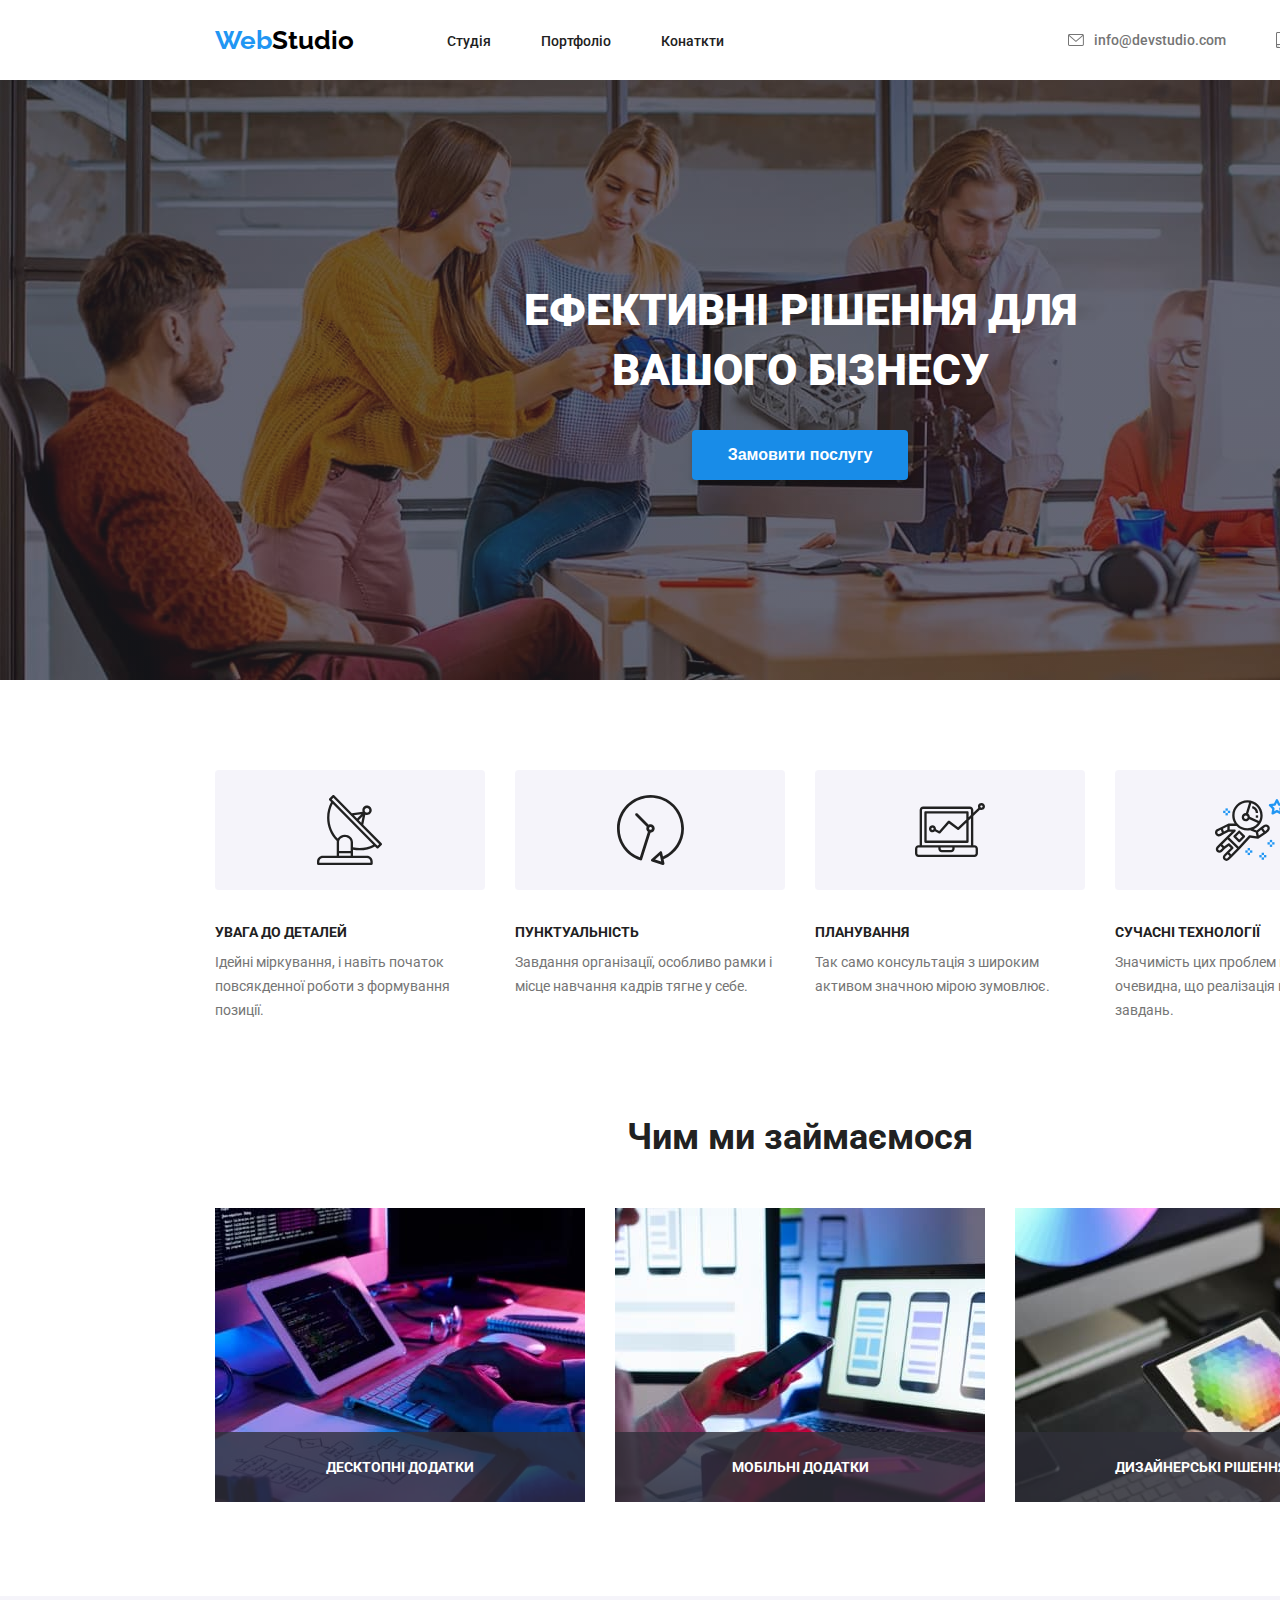
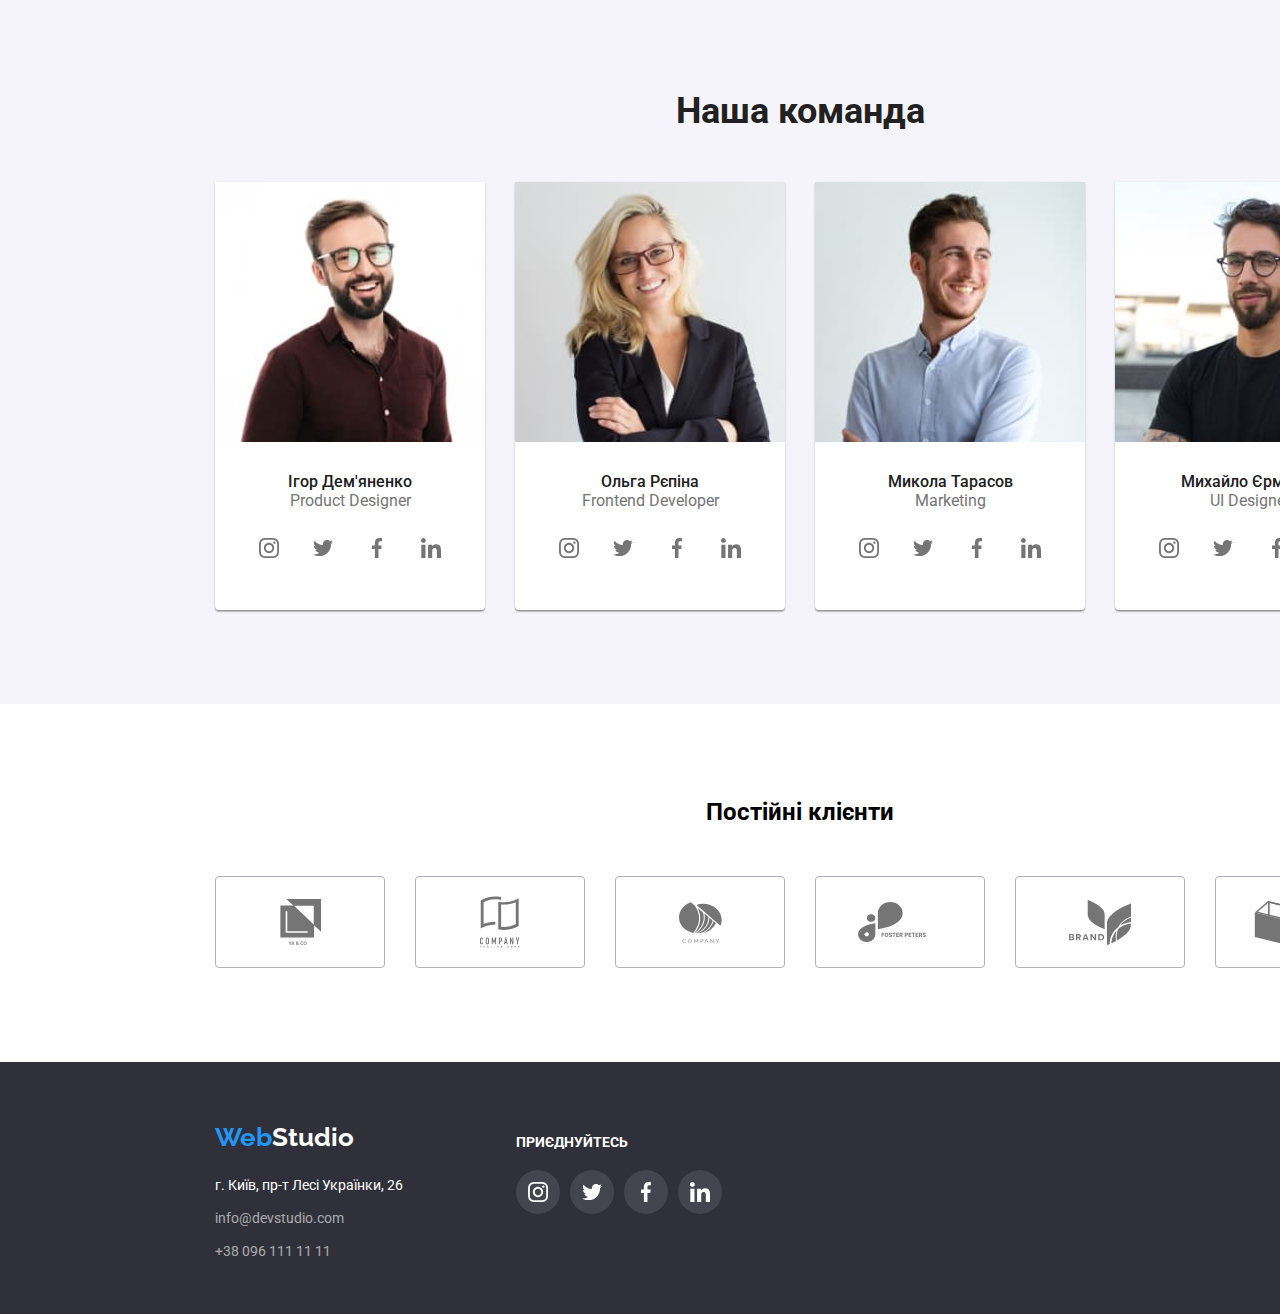
<file: index.html>
<!DOCTYPE html>
<html lang="ua">
  <head>
    <meta charset="UTF-8" />
    <meta http-equiv="X-UA-Compatible" content="IE=edge" />
    <meta name="viewport" content="width=device-width, initial-scale=1.0" />
    <title>WebStudio</title>
    <link rel="preconnect" href="https://fonts.googleapis.com" />
    <link rel="preconnect" href="https://fonts.gstatic.com" crossorigin />
    <link
      href="https://fonts.googleapis.com/css2?family=Raleway:ital,wght@0,700;1,700&family=Roboto:wght@400;500;700;900&display=swap"
      rel="stylesheet"
    />
    <link rel="stylesheet" href="./css/style.css" />
    <link rel="stylesheet" href="./css/normalize.css" />
  </head>
  <body>
    <header class="header">
      <div class="container header-flex">
        <a href="index.html" class="header-logo">
          <span class="accent-blue">Web</span
          ><span class="accent-black">Studio</span></a
        >
        <nav class="header-nav">
          <ul class="header-nav-list">
            <li class="header-nav-item">
              <a href="./index.html" class="header-nav-link">Студія</a>
            </li>
            <li class="header-nav-item">
              <a href="./portfolio.html" class="header-nav-link">Портфоліо</a>
            </li>
            <li class="header-nav-item">
              <a href="" class="header-nav-link">Конаткти</a>
            </li>
          </ul>
        </nav>
        <ul class="header-contact-list">
          <li class="header-contact-item">
            <a href="mailto:info@devstudio.com" class="contact-link active"
              ><svg class="contact-icon envelope">
                <use href="./img/sprite.svg#envelope"></use>
              </svg>
              info@devstudio.com</a
            >
          </li>
          <li class="header-contact-item bib">
            <a href="tel:+380961111111" class="contact-link">
              <svg class="contact-icon smartphone">
                <use href="./img/sprite.svg#smartphone"></use>
              </svg>
              +38 096 111 11 11</a
            >
          </li>
        </ul>
      </div>
    </header>

    <main>
      <section class="hero">
        <div class="container hero-flex">
          <h1 class="hero-title">
            Ефективні рішення для<br />
            вашого бізнесу
          </h1>
          <button type="button" class="hero-btn">Замовити послугу</button>
        </div>
      </section>
      <section class="advantage">
        <div class="container advantage-flex">
          <ul class="advantage-list">
            <li class="advantage-item details">
              <h3 class="advantage-title">УВАГА ДО ДЕТАЛЕЙ</h3>
              <p class="advantage-subtitle">
                Ідейні міркування, і навіть початок повсякденної роботи з
                формування позиції.
              </p>
            </li>
            <li class="advantage-item punctuality">
              <h3 class="advantage-title">ПУНКТУАЛЬНІСТЬ</h3>
              <p class="advantage-subtitle">
                Завдання організації, особливо рамки і місце навчання кадрів
                тягне у себе.
              </p>
            </li>
            <li class="advantage-item planning">
              <h3 class="advantage-title">ПЛАНУВАННЯ</h3>
              <p class="advantage-subtitle">
                Так само консультація з широким активом значною мірою зумовлює.
              </p>
            </li>
            <li class="advantage-item technologies">
              <h3 class="advantage-title">СУЧАСНІ ТЕХНОЛОГІЇ</h3>
              <p class="advantage-subtitle">
                Значимість цих проблем настільки очевидна, що реалізація
                планових завдань.
              </p>
            </li>
          </ul>
        </div>
      </section>

      <section class="about">
        <div class="container about-flex">
          <h2 class="about-title">Чим ми займаємося</h2>
          <ul class="about-list">
            <li class="about-list-item">
              <img
                class="about-list-img"
                src="./img/studio-img/ipad.jpg"
                alt="1"
              />
              <div class="title-container">
                <p class="about-list-title">Десктопні додатки</p>
              </div>
            </li>
            <li class="about-list-item">
              <img
                class="about-list-img"
                src="./img/studio-img/phones.jpg"
                alt="2"
              />
              <div class="title-container">
                <p class="about-list-title">Мобільні додатки</p>
              </div>
            </li>
            <li class="about-list-item">
              <img
                class="about-list-img"
                src="./img/studio-img/mozaika.jpg"
                alt="3"
              />
              <div class="title-container">
                <p class="about-list-title">Дизайнерські рішення</p>
              </div>
            </li>
          </ul>
        </div>
      </section>

      <section class="team">
        <div class="container team-flex">
          <h2 class="team-title">Наша команда</h2>
          <ul class="team-list">
            <li class="team-list-item">
              <img
                class="team-list-img"
                src="./img/studio-img/igorik.jpg"
                alt="Ігор Дем'яненко"
              />

              <h3 class="team-subtitle">Ігор Дем'яненко</h3>
              <p class="team-text">Product Designer</p>
              <ul class="team-link-list">
                <li class="team-icon-item">
                  <a href="" class="link-icon">
                    <svg class="instagram">
                      <use href="./img/sprite.svg#instagram"></use>
                    </svg>
                  </a>
                </li>
                <li class="team-icon-item">
                  <a href="" class="link-icon">
                    <svg class="twitter">
                      <use href="./img/sprite.svg#twitter"></use>
                    </svg>
                  </a>
                </li>
                <li class="team-icon-item">
                  <a href="" class="link-icon">
                    <svg class="facebook">
                      <use href="./img/sprite.svg#facebook"></use>
                    </svg>
                  </a>
                </li>
                <li class="team-icon-item">
                  <a href="" class="link-icon">
                    <svg class="linkedin">
                      <use href="./img/sprite.svg#linkedin"></use>
                    </svg>
                  </a>
                </li>
              </ul>
            </li>

            <li class="team-list-item">
              <img
                class="team-list-img"
                src="./img/studio-img/heh-woman.jpg"
                alt="Ольга Рєпіна"
              />

              <h3 class="team-subtitle">Ольга Рєпіна</h3>
              <p class="team-text">Frontend Developer</p>
              <ul class="team-link-list">
                <li class="team-icon-item">
                  <a href="" class="link-icon">
                    <svg class="instagram">
                      <use href="./img/sprite.svg#instagram"></use>
                    </svg>
                  </a>
                </li>
                <li class="team-icon-item">
                  <a href="" class="link-icon">
                    <svg class="twitter">
                      <use href="./img/sprite.svg#twitter"></use>
                    </svg>
                  </a>
                </li>
                <li class="team-icon-item">
                  <a href="" class="link-icon">
                    <svg class="facebook">
                      <use href="./img/sprite.svg#facebook"></use>
                    </svg>
                  </a>
                </li>
                <li class="team-icon-item">
                  <a href="" class="link-icon">
                    <svg class="linkedin">
                      <use href="./img/sprite.svg#linkedin"></use>
                    </svg>
                  </a>
                </li>
              </ul>
            </li>

            <li class="team-list-item">
              <img
                class="team-list-img"
                src="./img/studio-img/TARRRAS.jpg"
                alt="Микола Тарасов"
              />

              <h3 class="team-subtitle">Микола Тарасов</h3>
              <p class="team-text">Marketing</p>
              <ul class="team-link-list">
                <li class="team-icon-item">
                  <a href="" class="link-icon">
                    <svg class="instagram">
                      <use href="./img/sprite.svg#instagram"></use>
                    </svg>
                  </a>
                </li>
                <li class="team-icon-item">
                  <a href="" class="link-icon">
                    <svg class="twitter">
                      <use href="./img/sprite.svg#twitter"></use>
                    </svg>
                  </a>
                </li>
                <li class="team-icon-item">
                  <a href="" class="link-icon">
                    <svg class="facebook">
                      <use href="./img/sprite.svg#facebook"></use>
                    </svg>
                  </a>
                </li>
                <li class="team-icon-item">
                  <a href="" class="link-icon">
                    <svg class="linkedin">
                      <use href="./img/sprite.svg#linkedin"></use>
                    </svg>
                  </a>
                </li>
              </ul>
            </li>
            <li class="team-list-item">
              <img
                class="team-list-img"
                src="./img/studio-img/mishka.jpg"
                alt="Михайло Єрмаков"
              />

              <h3 class="team-subtitle">Михайло Єрмаков</h3>
              <p class="team-text">UI Designer</p>
              <ul class="team-link-list">
                <li class="team-icon-item">
                  <a href="" class="link-icon">
                    <svg class="instagram">
                      <use href="./img/sprite.svg#instagram"></use>
                    </svg>
                  </a>
                </li>
                <li class="team-icon-item">
                  <a href="" class="link-icon">
                    <svg class="twitter">
                      <use href="./img/sprite.svg#twitter"></use>
                    </svg>
                  </a>
                </li>
                <li class="team-icon-item">
                  <a href="" class="link-icon">
                    <svg class="facebook">
                      <use href="./img/sprite.svg#facebook"></use>
                    </svg>
                  </a>
                </li>
                <li class="team-icon-item">
                  <a href="" class="link-icon">
                    <svg class="linkedin">
                      <use href="./img/sprite.svg#linkedin"></use>
                    </svg>
                  </a>
                </li>
              </ul>
            </li>
          </ul>
        </div>
      </section>
      <section class="clients">
        <div class="container clients-container">
          <h2 class="clients-heading">Постійні клієнти</h2>

          <ul class="clients-list">
            <li class="clients-item">
              <svg class="clients-logo yaco">
                <use href="./img/sprite.svg#yaco"></use>
              </svg>
            </li>
            <li class="clients-item">
              <svg class="clients-logo flag">
                <use href="./img/sprite.svg#flag"></use>
              </svg>
            </li>
            <li class="clients-item">
              <svg class="clients-logo company">
                <use href="./img/sprite.svg#company"></use>
              </svg>
            </li>
            <li class="clients-item">
              <svg class="clients-logo foster">
                <use href="./img/sprite.svg#foster"></use>
              </svg>
            </li>
            <li class="clients-item">
              <svg class="clients-logo brand">
                <use href="./img/sprite.svg#brand"></use>
              </svg>
            </li>
            <li class="clients-item">
              <svg class="clients-logo tagline">
                <use href="./img/sprite.svg#tagline"></use>
              </svg>
            </li>
          </ul>
        </div>
      </section>
    </main>
    <footer class="footer">
      <div class="container footer-container">
        <div class="footer-flex">
          <a href="./index.html" class="footer-logo"
            ><span class="accent-blue">Web</span>Studio</a
          >
          <address class="footer-address">
            <ul class="footer-contact">
              <li class="footer-location">г. Київ, пр-т Лесі Українки, 26</li>
              <li class="footer-location">
                <a href="mailto:info@devstudio.com" class="footer-contact-link"
                  >info@devstudio.com</a
                >
              </li>
              <li class="footer-location">
                <a href="tel:+380961111111" class="footer-contact-link">
                  +38 096 111 11 11</a
                >
              </li>
            </ul>
          </address>
        </div>
        <div class="subscribe">
          <h3 class="subscribe-title">приєднуйтесь</h3>
          <ul class="subscribe-list">
            <li class="subscribe-list-item">
              <a href="#!" class="subscribe-list-link">
                <svg class="subscribe-list-icon instagram">
                  <use href="./img/sprite.svg#instagram"></use>
                </svg>
              </a>
            </li>
            <li class="subscribe-list-item">
              <a href="#!" class="subscribe-list-link">
                <svg class="subscribe-list-icon twitter">
                  <use href="./img/sprite.svg#twitter"></use>
                </svg>
              </a>
            </li>
            <li class="subscribe-list-item">
              <a href="#!" class="subscribe-list-link">
                <svg class="subscribe-list-icon facebook">
                  <use href="./img/sprite.svg#facebook"></use>
                </svg>
              </a>
            </li>
            <li class="subscribe-list-item">
              <a href="#!" class="subscribe-list-link">
                <svg class="subscribe-list-icon linkedin">
                  <use href="./img/sprite.svg#linkedin"></use>
                </svg>
              </a>
            </li>
          </ul>
        </div>
      </div>
    </footer>
  </body>
</html>
</file>
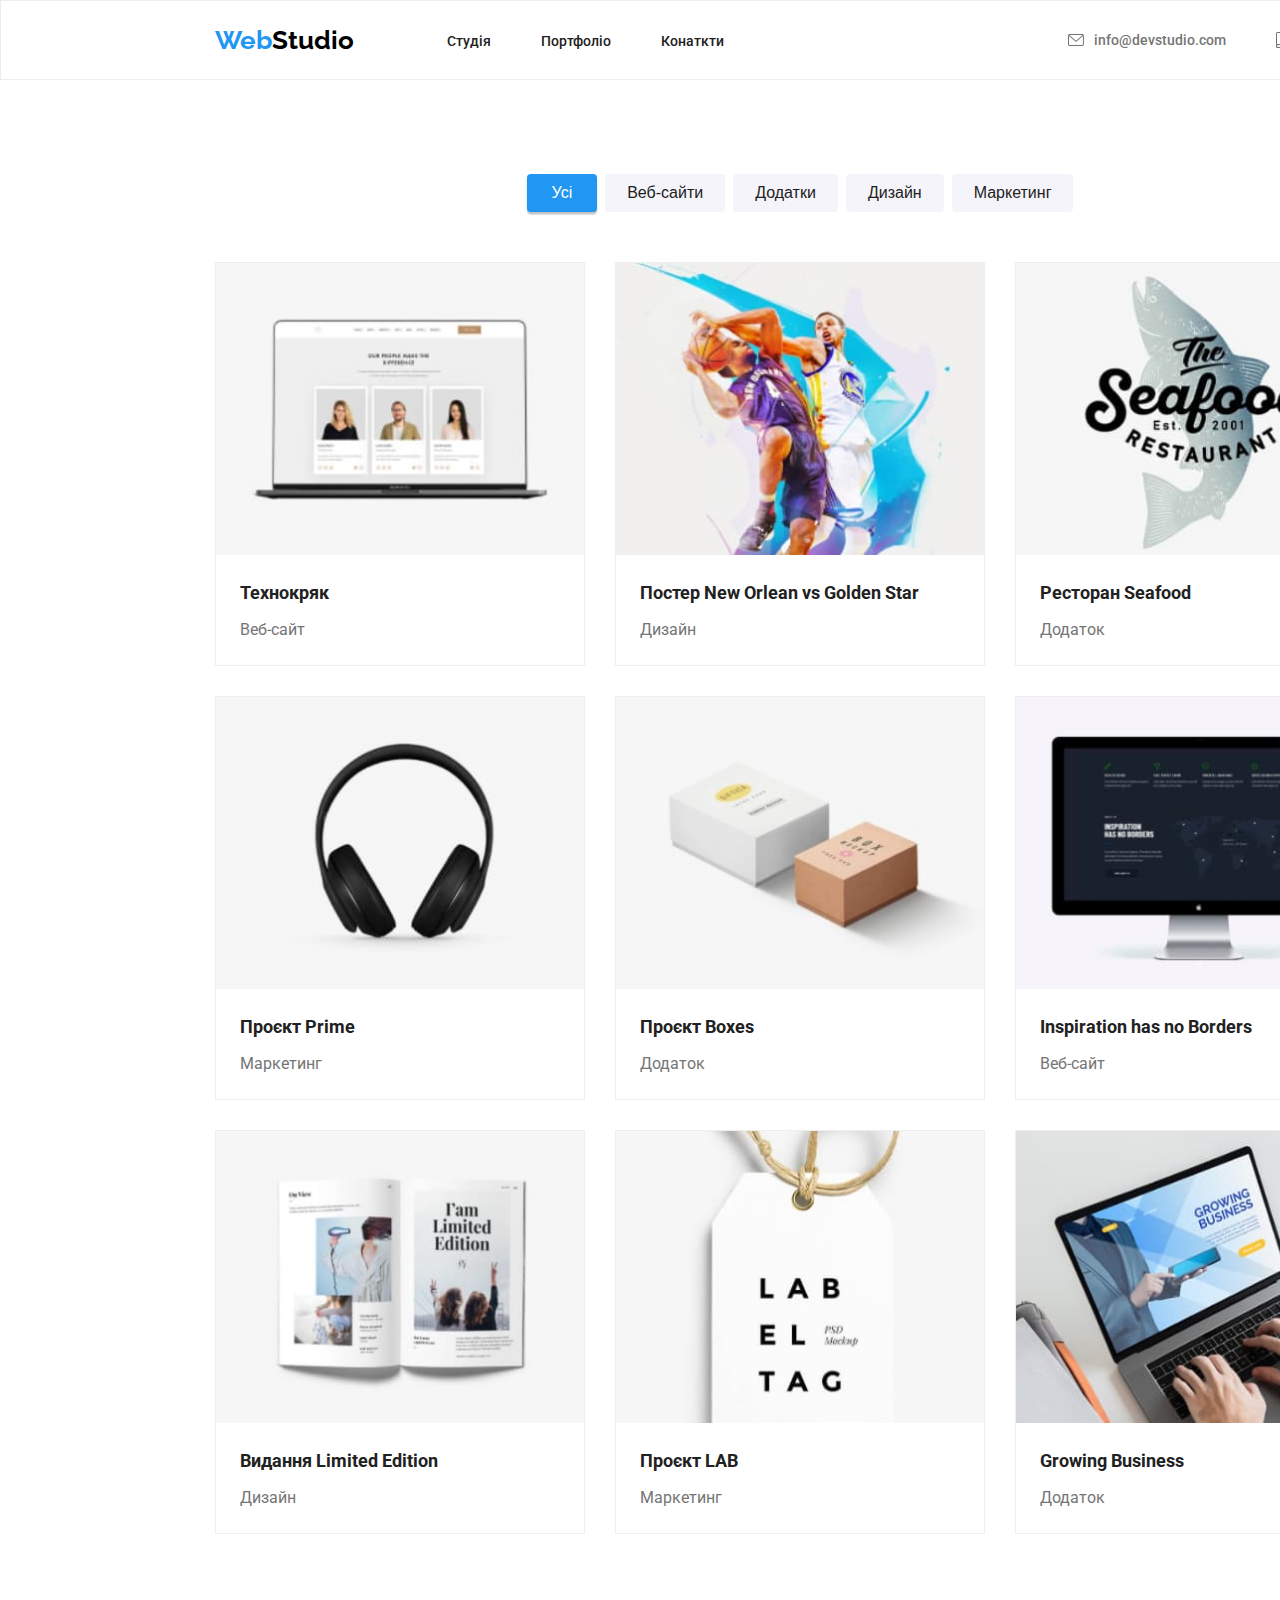
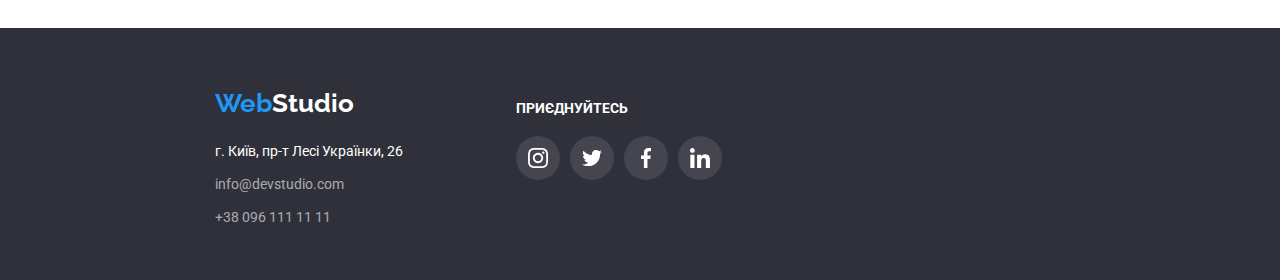
<file: portfolio.html>
<!DOCTYPE html>
<html lang="ua">
  <head>
    <meta charset="UTF-8" />
    <meta http-equiv="X-UA-Compatible" content="IE=edge" />
    <meta name="viewport" content="width=device-width, initial-scale=1.0" />

    <title>Портфоліо</title>
    <link rel="preconnect" href="https://fonts.googleapis.com" />
    <link rel="preconnect" href="https://fonts.gstatic.com" crossorigin />
    <link rel="preconnect" href="https://fonts.googleapis.com" />
    <link rel="preconnect" href="https://fonts.gstatic.com" crossorigin />
    <link
      href="https://fonts.googleapis.com/css2?family=Raleway:ital,wght@0,700;1,700&family=Roboto:wght@400;500;700&display=swap"
      rel="stylesheet"
    />
    <link rel="stylesheet" href="./css/portfolio.css" />
    <link rel="stylesheet" href="./css/normalize.css" />
    <body>
      <header class="header">
        <div class="container header-flex">
          <a href="index.html" class="header-logo">
            <span class="accent-blue">Web</span
            ><span class="accent-black">Studio</span></a
          >
          <nav class="header-nav">
            <ul class="header-nav-list">
              <li class="header-nav-item">
                <a href="./index.html" class="header-nav-link">Студія</a>
              </li>
              <li class="header-nav-item">
                <a href="./portfolio.html" class="header-nav-link">Портфоліо</a>
              </li>
              <li class="header-nav-item">
                <a href="" class="header-nav-link">Конаткти</a>
              </li>
            </ul>
          </nav>
          <ul class="header-contact-list">
            <li class="header-contact-item">
              <a href="mailto:info@devstudio.com" class="contact-link active"
                ><svg class="contact-icon envelope">
                  <use href="./img/sprite.svg#envelope"></use>
                </svg>
                info@devstudio.com</a
              >
            </li>
            <li class="header-contact-item bib">
              <a href="tel:+380961111111" class="contact-link">
                <svg class="contact-icon smartphone">
                  <use href="./img/sprite.svg#smartphone"></use>
                </svg>
                +38 096 111 11 11</a
              >
            </li>
          </ul>
        </div>
      </header>
      <main class="main">
        <section class="portfolio">
          <div class="container portfolio-flex">
            <ul class="filter-list">
              <li class="filter-list-item">
                <button class="filter-btn active-btn">Усі</button>
              </li>
              <li class="filter-list-item">
                <button class="filter-btn">Веб-сайти</button>
              </li>

              <li class="filter-list-item">
                <button class="filter-btn">Додатки</button>
              </li>
              <li class="filter-list-item">
                <button class="filter-btn">Дизайн</button>
              </li>
              <li class="filter-list-item">
                <button class="filter-btn">Маркетинг</button>
              </li>
            </ul>
            <ul class="portfolio-list">
              <li class="portfolio-item">
                <a class="portfolio-link">
                  <img
                    src="./img/portfolio-img/macbook-air.jpg"
                    class="portfolio-img"
                    alt="Картинка"
                  />

                  <h2 class="portfolio-title">Технокряк</h2>

                  <p class="portfolio-note">Веб-сайт</p></a
                >
              </li>
              <li class="portfolio-item">
                <a class="portfolio-link">
                  <img
                    src="./img/portfolio-img/basketbal.jpg"
                    class="portfolio-img"
                    alt="Картинка"
                  />

                  <h2 class="portfolio-title">
                    Постер New Orlean vs Golden Star
                  </h2>

                  <p class="portfolio-note">Дизайн</p></a
                >
              </li>
              <li class="portfolio-item">
                <a class="portfolio-link">
                  <img
                    src="./img/portfolio-img/seafood.jpg"
                    class="portfolio-img"
                    alt="Картинка"
                  />

                  <h2 class="portfolio-title">Ресторан Seafood</h2>

                  <p class="portfolio-note">Додаток</p></a
                >
              </li>
              <li class="portfolio-item">
                <a class="portfolio-link">
                  <img
                    src="./img/portfolio-img/headphones.jpg"
                    class="portfolio-img"
                    alt="Картинка"
                  />

                  <h2 class="portfolio-title">Проєкт Prime</h2>

                  <p class="portfolio-note">Маркетинг</p></a
                >
              </li>
              <li class="portfolio-item">
                <a class="portfolio-link">
                  <img
                    src="./img/portfolio-img/boxes.jpg"
                    class="portfolio-img"
                    alt="Картинка"
                  />

                  <h2 class="portfolio-title">Проєкт Boxes</h2>

                  <p class="portfolio-note">Додаток</p></a
                >
              </li>
              <li class="portfolio-item">
                <a class="portfolio-link">
                  <img
                    src="./img/portfolio-img/mac.jpg"
                    class="portfolio-img"
                    alt="Картинка"
                  />

                  <h2 class="portfolio-title">Inspiration has no Borders</h2>

                  <p class="portfolio-note">Веб-сайт</p></a
                >
              </li>
              <li class="portfolio-item">
                <a class="portfolio-link">
                  <img
                    src="./img/portfolio-img/limited-edition.jpg"
                    class="portfolio-img"
                    alt="Картинка"
                  />

                  <h2 class="portfolio-title">Видання Limited Edition</h2>

                  <p class="portfolio-note">Дизайн</p></a
                >
              </li>
              <li class="portfolio-item">
                <a class="portfolio-link">
                  <img
                    src="./img/portfolio-img/labeltag.jpg"
                    class="portfolio-img"
                    alt="Картинка"
                  />

                  <h2 class="portfolio-title">Проєкт LAB</h2>

                  <p class="portfolio-note">Маркетинг</p></a
                >
              </li>
              <li class="portfolio-item">
                <a class="portfolio-link">
                  <img
                    src="./img/portfolio-img/grow-business.jpg"
                    class="portfolio-img"
                    alt="Картинка"
                  />

                  <h2 class="portfolio-title">Growing Business</h2>

                  <p class="portfolio-note">Додаток</p></a
                >
              </li>
            </ul>
          </div>
        </section>
      </main>
      <footer class="footer">
        <div class="container footer-container">
          <div class="footer-flex">
            <a href="./index.html" class="footer-logo"
              ><span class="accent-blue">Web</span>Studio</a
            >
            <address class="footer-address">
              <ul class="footer-contact">
                <li class="footer-location">г. Київ, пр-т Лесі Українки, 26</li>
                <li class="footer-location">
                  <a
                    href="mailto:info@devstudio.com"
                    class="footer-contact-link"
                    >info@devstudio.com</a
                  >
                </li>
                <li class="footer-location">
                  <a href="tel:+380961111111" class="footer-contact-link">
                    +38 096 111 11 11</a
                  >
                </li>
              </ul>
            </address>
          </div>
          <div class="subscribe">
            <h3 class="subscribe-title">приєднуйтесь</h3>
            <ul class="subscribe-list">
              <li class="subscribe-list-item">
                <a href="#!" class="subscribe-list-link">
                  <svg class="subscribe-list-icon instagram">
                    <use href="./img/sprite.svg#instagram"></use>
                  </svg>
                </a>
              </li>
              <li class="subscribe-list-item">
                <a href="#!" class="subscribe-list-link">
                  <svg class="subscribe-list-icon twitter">
                    <use href="./img/sprite.svg#twitter"></use>
                  </svg>
                </a>
              </li>
              <li class="subscribe-list-item">
                <a href="#!" class="subscribe-list-link">
                  <svg class="subscribe-list-icon facebook">
                    <use href="./img/sprite.svg#facebook"></use>
                  </svg>
                </a>
              </li>
              <li class="subscribe-list-item">
                <a href="#!" class="subscribe-list-link">
                  <svg class="subscribe-list-icon linkedin">
                    <use href="./img/sprite.svg#linkedin"></use>
                  </svg>
                </a>
              </li>
            </ul>
          </div>
        </div>
      </footer>
    </body>
  </head>
</html>
</file>
<file: css/style.css>
:root {
  --blue-color: #2196f3;
  --logo-black: #000000;
  --white-color: #ffffff;
  --black-color: #212121;
  --grey-color: #757575;
  --footer-grey: #ffffff99;
  --blue-button: #188ce8;
  --hero_footer-background: #2f303a;
  --our-team: #f5f4fa;
  --header-border: rgb(236, 236, 236);
}
.hero {
  color: var(--hero_footer-background);
}
body {
  font-family: "Roboto";
}
.container {
  width: 1200px;
  padding: 0 15px;
  margin: 0 auto;
}
svg {
  fill: var(--grey-color);
}
/* HEADER */

.bib {
  width: 142px;
  height: 16px;
}
.header-logo {
  font-family: Raleway;
  font-size: 26px;
  font-weight: 700;
  line-height: calc(31 / 26);
  color: var(--logo-black);
}
.accent-blue {
  color: var(--blue-color);
}
.header-nav,
.header-nav-list,
.header-contact-list {
  display: flex;
  align-items: center;
}
.header {
  width: 1600px;
  height: 80px;
  display: flex;
  align-items: center;
}
header li a:hover {
  color: var(--blue-color);
}
.header-nav-link {
  color: var(--black-color);
  line-height: calc(16 / 14);
  font-size: 14px;
  font-weight: 500;
}

.contact-link {
  color: var(--grey-color);
  line-height: calc(16 / 14);
  font-size: 14px;
  font-weight: 500;
}

.header-flex {
  display: flex;
  margin: 0 auto;
}
.header-nav {
  margin-left: 93px;
}
.header-contact-list {
  margin-left: 344px;
}
.header-nav-item:not(:last-child) {
  margin-right: 50px;
}
.header-contact-item:not(:last-child) {
  margin-right: 50px;
}
.envelope {
  width: 16px;
  height: 12px;
  fill: var(--grey-color);
}
.smartphone {
  width: 10px;
  height: 16px;
  fill: var(--grey-color);
}
.contact-link {
  display: flex;
  align-items: center;
}
.contact-link:hover svg {
  fill: var(--blue-color);
}
header svg {
  margin-right: 10px;
}

/* MAIN */

.main {
  width: 1600px;
  margin: 0 auto;
}

/* hero */
.hero {
  background-color: var(--hero_footer-background);
  width: 1600px;
  height: 600px;
  margin: 0 auto;
  margin-bottom: 94px;
  display: flex;
  background-image: linear-gradient(
      to right,
      rgba(47, 48, 58, 0.4),
      rgba(47, 48, 58, 0.4)
    ),
    url(../img/studio-img/hero.jpg);
}
.hero-title {
  color: var(--white-color);
  line-height: calc(60 / 44);
  font-size: 44px;
  font-weight: 900;
  margin-bottom: 30px;
  text-align: center;
  text-transform: uppercase;
}
.hero-flex {
  display: flex;
  flex-direction: column;
  justify-content: center;
  align-items: center;
}

.hero-btn {
  background-color: var(--blue-button);
  color: var(--white-color);
  width: 216px;
  height: 50px;
  border-radius: 4px;
  font-size: 16px;
  font-weight: 700;
  line-height: calc(30 / 16);
  text-align: center;
  box-shadow: 0px 4px 4px 0px rgba(0, 0, 0, 0.15);
}
/* advantages */
.advantage-title {
  color: var(--black-color);

  font-size: 14px;
  font-weight: 700;
  line-height: calc(16 / 14);
  margin-bottom: 10px;
}
.advantage-subtitle {
  color: var(--grey-color);

  font-size: 14px;
  font-weight: 400;
  line-height: calc(24 / 14);
}
.advantage {
  height: 248px;
  width: 1600px;
  margin: 0 auto;
  display: flex;
  margin-bottom: 94px;
  align-items: flex-end;
}
.advantage-item {
  width: 270px;
}
.advantage-item::before {
  content: "";
  margin-bottom: 30px;
  width: 270px;
  height: 120px;
  background-color: var(--our-team);
  border-radius: 4px;
  background-repeat: no-repeat;
  background-position: center;
}
.details::before {
  background-image: url(../img/studio-img/antena.svg);
}
.punctuality::before {
  background-image: url(../img/studio-img/timer.svg);
}

.planning::before {
  background-image: url(../img/studio-img/graphik.svg);
}
.technologies::before {
  background-image: url(../img/studio-img/astronaut.svg);
}
.advantage-item:not(:last-child) {
  margin-right: 30px;
}
.advantage-list {
  display: flex;
}
/* about */
.about-title {
  color: var(--black-color);

  font-size: 36px;
  font-weight: 700;
  line-height: calc(42 / 36);
}
.about-flex {
  margin: 0 auto;
  display: flex;
  flex-direction: column;
  align-items: center;
  justify-content: space-between;
}
.about-list {
  display: flex;
  margin-top: 50px;
}
.about-list-item {
  position: relative;
}
.about-list-item:nth-child(2) {
  margin-right: 30px;
  margin-left: 30px;
}
.title-container {
  width: 370px;
  height: 70px;
  display: flex;
  align-items: center;
  justify-content: center;
  position: absolute;
  text-align: center;
  background: rgba(47, 48, 58, 0.8);
  bottom: 0px;
}
.about-list-title {
  color: var(--white-color);

  font-size: 14px;
  font-weight: 700;
  line-height: calc(16 / 14);

  text-transform: uppercase;
}
.about {
  height: 386px;
  width: 1600px;
  margin: 0 auto;
  margin-bottom: 94px;
}

/* team  */
.team {
  display: flex;
  justify-content: center;
  flex-direction: column;
  margin: 0 auto;
  background-color: var(--our-team);
  width: 1600px;
  height: 708px;
  margin-bottom: 94px;
}
.team-title {
  color: var(--black-color);
  font-size: 36px;
  font-weight: 700;
  line-height: calc(42 / 36);
}
.team-subtitle {
  color: var(--black-color);

  font-size: 16px;
  font-weight: 500;
  line-height: calc(19 / 16);
}
.team-text {
  color: var(--grey-color);
  font-size: 16px;
  font-weight: 400;
  line-height: calc(19 / 16);
}
.team-flex {
  margin: 0 auto;

  display: flex;
  flex-direction: column;
  align-items: center;
}
.team-list {
  display: flex;
  margin-top: 50px;
}
.team-list-item {
  background-color: var(--white-color);
  display: flex;
  flex-direction: column;
  align-items: center;
  width: 270px;
  height: 428px;
  border-radius: 0px 0px 4px 4px;

  box-shadow: 0px 2px 1px 0px rgba(0, 0, 0, 0.2),
    0px 1px 1px 0px rgba(0, 0, 0, 0.14), 0px 1px 3px 0px rgba(0, 0, 0, 0.12);
}
.team-list-item:not(:last-child) {
  margin-right: 30px;
}
.team-list-img {
  margin-bottom: 30px;
}

.instagram {
  width: 20px;
  height: 20px;
}
.twitter {
  width: 20px;
  height: 16.25px;
}
.facebook {
  width: 10px;
  height: 20px;
}
.linkedin {
  width: 20px;
  height: 20px;
}
.team-icon-item {
  width: 44px;
  height: 44px;
  display: flex;
  justify-content: center;
}
.link-icon {
  box-sizing: border-box;
  display: flex;
  width: 44px;
  align-items: center;
  justify-content: center;
}

.team-link-list {
  display: flex;
  justify-content: center;
  margin: 0 auto;
  margin-top: 16px;
  gap: 10px;
}
.team-icon-item:hover {
  background-color: var(--blue-color);
  border-radius: 22px;
}
.team-icon-item:hover svg {
  fill: var(--white-color);
}
/* clients */
.clients {
  width: 1600px;
}
.clients-item {
  border: 1px solid rgb(175, 177, 184);
  border-radius: 4px;
  width: 170px;
  height: 92px;
  display: flex;
  align-items: center;
  justify-content: center;
}
.clients-container {
  margin-bottom: 94px;
}
.clients-list {
  gap: 30px;
  display: flex;
  justify-content: center;
  margin-top: 50px;
}
.clients-item:hover svg {
  fill: var(--blue-color);
}
.clients-item:hover {
  border-color: var(--blue-color);
  cursor: pointer;
}

.clients-heading {
  text-align: center;
}
.yaco {
  width: 41px;
  height: 46px;
}
.flag {
  width: 40px;
  height: 52px;
}
.company {
  width: 43px;
  height: 41px;
}
.foster {
  width: 84px;
  height: 40px;
}
.brand {
  width: 62px;
  height: 45px;
}
.tagline {
  width: 93px;
  height: 43px;
}
/* FOOTER */
.footer {
  background-color: var(--hero_footer-background);
  width: 1600px;
  height: 252px;
  display: flex;
  margin: 0 auto;
}
.accent-blue {
  color: var(--blue-color);
}
.footer-logo {
  font-family: Raleway;
  font-size: 26px;
  font-weight: 700;
  line-height: calc(31 / 26);
  color: var(--white-color);
}
.footer-location {
  color: var(--white-color);

  font-size: 14px;
  font-weight: 400;
  line-height: calc(24 / 14);
}
.footer-contact-link {
  color: var(--footer-grey);

  font-size: 14px;
  font-weight: 400;
  line-height: calc(24 / 14);
}

.footer-flex {
  margin-top: 60px;
}
.footer-container {
  margin: 0 auto;
  display: flex;
}
.footer-address {
  margin-top: 20px;
  font-style: normal;
  width: 231px;
}
.footer-location {
  margin-top: 9px;
}

/* subscribe */

.subscribe-list {
  display: flex;
  gap: 10px;
}
.subscribe-list-item {
  width: 44px;
  height: 44px;

  border-radius: 22px;
}
.subscribe-list-link {
  width: 44px;
  height: 44px;
  border-radius: 22px;
  background-color: rgba(255, 255, 255, 0.1);
  display: flex;
  align-items: center;
  justify-content: center;
}
.subscribe-list-icon {
  fill: var(--white-color);
}
.subscribe-list-link:hover {
  background-color: var(--blue-color);
}

.subscribe-title {
  color: var(--white-color);
  margin-bottom: 20px;
  font-size: 14px;
  font-weight: 700;
  line-height: calc(16 / 14);
  letter-spacing: 3%;
  text-align: left;
  text-transform: uppercase;
}
.subscribe {
  margin-top: 72px;
  margin-left: 70px;
  width: 206px;
  height: 80px;
}
</file>
<file: css/portfolio.css>
:root {
  --blue-color: #2196f3;
  --logo-black: #000000;
  --white-color: #ffffff;
  --black-color: #212121;
  --grey-color: #757575;
  --footer-grey: #ffffff99;
  --blue-button: #188ce8;
  --hero_footer-background: #2f303a;
  --our-team: #f5f4fa;
  --item-border: rgb(238, 238, 238);
  --header-border: rgb(236, 236, 236);
}

body {
  font-family: "Roboto";
}
.container {
  width: 1200px;

  padding: 0 15px;
  margin: 0 auto;
}

/* HEADER */
.bib {
  width: 142px;
  height: 16px;
}
svg {
}
.header-logo {
  font-family: Raleway;
  font-size: 26px;
  font-weight: 700;
  line-height: calc(31 / 26);
  color: var(--logo-black);
}
.accent-blue {
  color: var(--blue-color);
}
.header-nav,
.header-nav-list,
.header-contact-list {
  display: flex;
  align-items: center;
}
.header {
  margin: 0 auto;
  margin-bottom: 94px;
  width: 1600px;
  height: 80px;
  display: flex;
  align-items: center;
  border: 1px solid rgb(236, 236, 236);
}
header li a:hover {
  color: var(--blue-color);
}
.header-nav-link {
  color: var(--black-color);
  line-height: calc(16 / 14);
  font-size: 14px;
  font-weight: 500;
}

.contact-link {
  color: var(--grey-color);
  line-height: calc(16 / 14);
  font-size: 14px;
  font-weight: 500;
}

.header-flex {
  display: flex;
  margin: 0 auto;
}
.header-nav {
  margin-left: 93px;
}
.header-contact-list {
  margin-left: 344px;
}
.header-nav-item:not(:last-child) {
  margin-right: 50px;
}
.header-contact-item:not(:last-child) {
  margin-right: 50px;
}
.envelope {
  width: 16px;
  height: 12px;
  fill: var(--grey-color);
}
.smartphone {
  width: 10px;
  height: 16px;
  fill: var(--grey-color);
}
.contact-link {
  display: flex;
  align-items: center;
}
.contact-link:hover svg {
  fill: var(--blue-color);
}
header svg {
  margin-right: 10px;
}
/* MAIN */
.main {
  margin: 0 auto;
  margin-bottom: 94px;
}
.filter-btn {
  background-color: var(--our-team);
  color: var(--black-color);
  font-size: 16px;
  font-weight: 500;
  line-height: calc(26 / 16);
  padding: 6px 22px;
  border-radius: 4px;
}
.active-btn {
  background-color: var(--blue-color);
  color: var(--white-color);
  padding-left: 25px;
  padding-right: 25px;
  box-shadow: 0px 2px 2px 0px rgba(0, 0, 0, 0.12),
    0px 1px 2px 0px rgba(0, 0, 0, 0.08), 0px 3px 1px 0px rgba(0, 0, 0, 0.1);
}
.filter-btn:hover {
  background-color: var(--blue-color);
  color: var(--white-color);

  box-shadow: 0px 2px 2px 0px rgba(0, 0, 0, 0.12),
    0px 1px 2px 0px rgba(0, 0, 0, 0.08), 0px 3px 1px 0px rgba(0, 0, 0, 0.1);
}
.filter-list {
  display: flex;
  justify-content: center;
  margin-bottom: 50px;
}
.filter-list-item:not(:last-child) {
  margin-right: 8px;
}
/* portfolio  */
.portfolio-item {
  flex-basis: calc((100% - 2 * 30px) / 3);
  height: 404px;
  border: 1px solid var(--item-border);
  box-sizing: border-box;
}
.portfolio-item:hover {
  border-bottom: 1px solid var(--item-border);
  border-left: 1px solid var(--item-border);
  border-right: 1px solid var(--item-border);
  box-shadow: 1px 4px 6px 0px rgba(0, 0, 0, 0.16),
    0px 4px 4px 0px rgba(0, 0, 0, 0.06), 0px 1px 1px 0px rgba(0, 0, 0, 0.12);
}
.portfolio-title {
  color: var(--black-color);

  font-size: 18px;
  font-weight: 700;
  line-height: calc(36 / 18);
  margin-top: 20px;
  margin-left: 24px;
}
.portfolio-note {
  color: var(--grey-color);

  font-size: 16px;
  font-weight: 400;
  line-height: calc(30 / 16);
  margin-top: 4px;
  margin-left: 24px;
}
.portfolio {
  width: 1600px;
  margin: 0 auto;
}
.portfolio-list {
  display: flex;
  flex-wrap: wrap;
  justify-content: center;
  gap: 30px;
}

/* FOOTER */
.footer {
  background-color: var(--hero_footer-background);
  width: 1600px;
  height: 252px;
  display: flex;
  margin: 0 auto;
}
.accent-blue {
  color: var(--blue-color);
}
.footer-logo {
  font-family: Raleway;
  font-size: 26px;
  font-weight: 700;
  line-height: calc(31 / 26);
  color: var(--white-color);
}
.footer-location {
  color: var(--white-color);

  font-size: 14px;
  font-weight: 400;
  line-height: calc(24 / 14);
}
.footer-contact-link {
  color: var(--footer-grey);

  font-size: 14px;
  font-weight: 400;
  line-height: calc(24 / 14);
}

.footer-flex {
  margin-top: 60px;
}
.footer-container {
  margin: 0 auto;
  display: flex;
}
.footer-address {
  margin-top: 20px;
  font-style: normal;
  width: 231px;
}
.footer-location {
  margin-top: 9px;
}

/* subscribe */

.subscribe-list {
  display: flex;
  gap: 10px;
}
.subscribe-list-item {
  width: 44px;
  height: 44px;

  border-radius: 22px;
}
.subscribe-list-link {
  width: 44px;
  height: 44px;
  border-radius: 22px;
  background-color: rgba(255, 255, 255, 0.1);
  display: flex;
  align-items: center;
  justify-content: center;
}
.subscribe-list-icon {
  fill: var(--white-color);
}
.subscribe-list-link:hover {
  background-color: var(--blue-color);
}

.subscribe-title {
  color: var(--white-color);
  margin-bottom: 20px;
  font-size: 14px;
  font-weight: 700;
  line-height: calc(16 / 14);
  letter-spacing: 3%;
  text-align: left;
  text-transform: uppercase;
}
.subscribe {
  margin-top: 72px;
  margin-left: 70px;
  width: 206px;
  height: 80px;
}

.instagram {
  width: 20px;
  height: 20px;
}
.twitter {
  width: 20px;
  height: 16.25px;
}
.facebook {
  width: 10px;
  height: 20px;
}
.linkedin {
  width: 20px;
  height: 20px;
}
</file>
